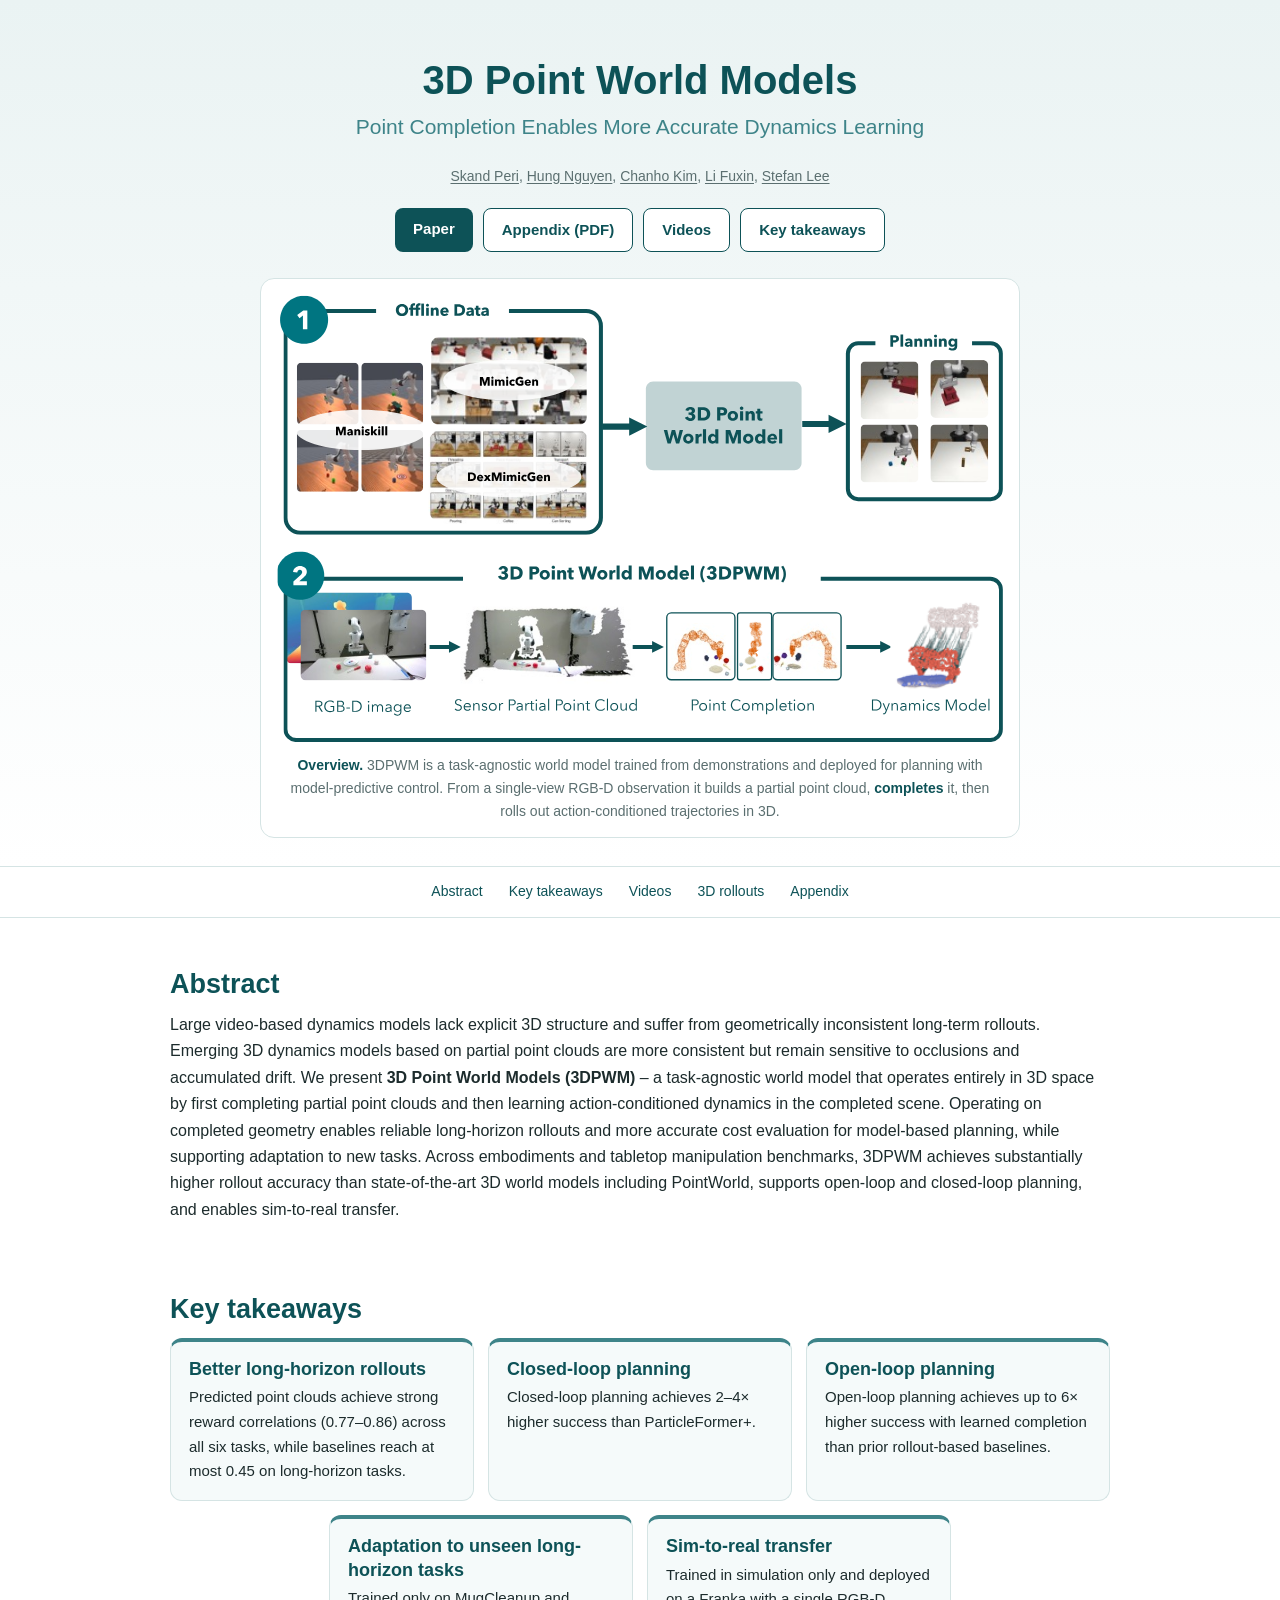
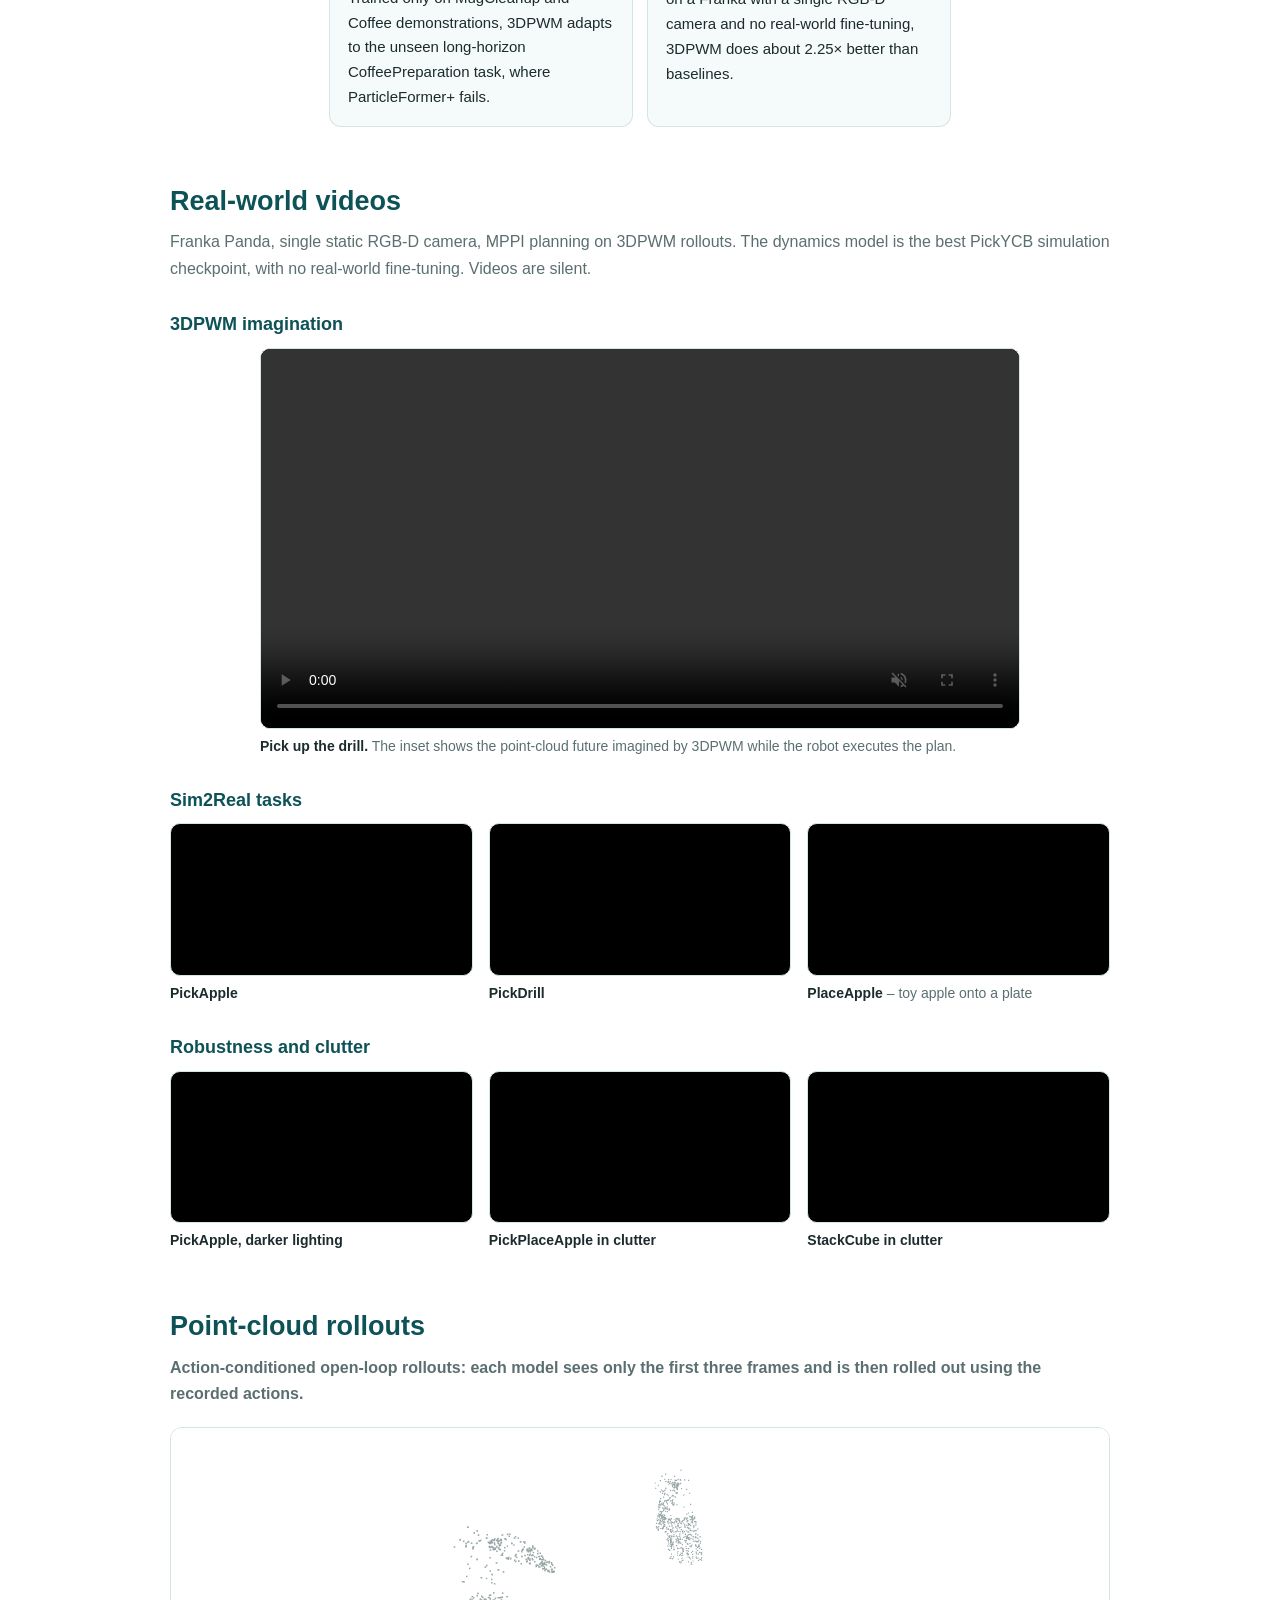
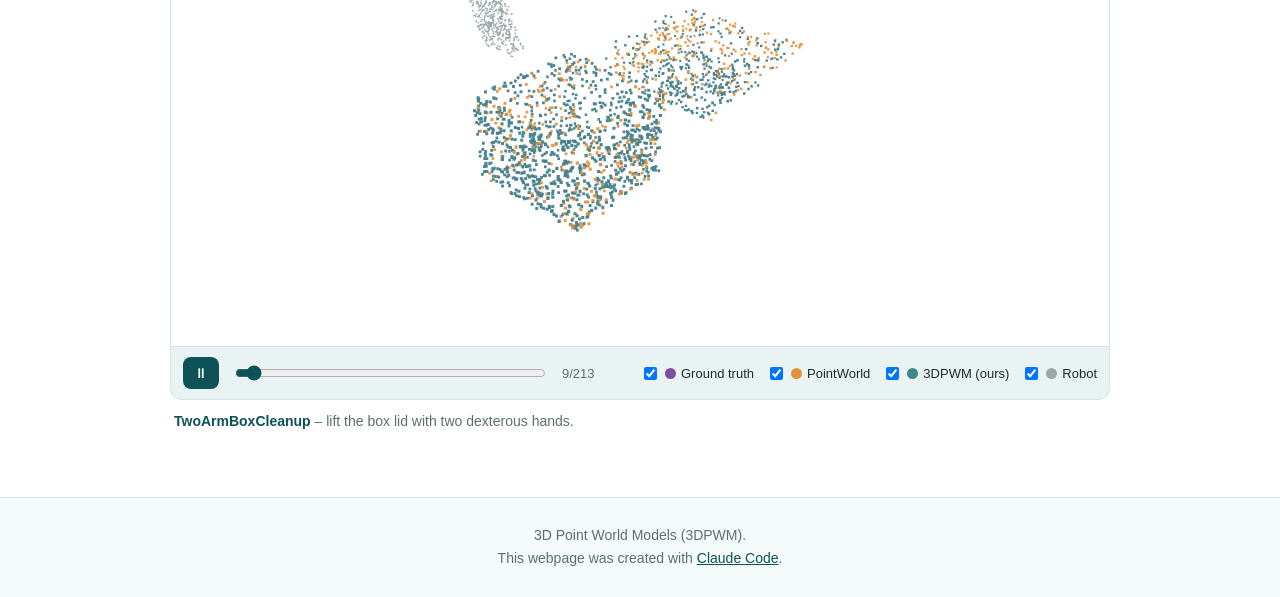
<file: index.html>
<!DOCTYPE html>
<html lang="en">
<head>
<meta charset="utf-8">
<meta name="viewport" content="width=device-width,initial-scale=1">
<meta name="author" content="Skand Peri, Hung Nguyen, Chanho Kim, Li Fuxin, Stefan Lee">
<title>3D Point World Models</title>
<meta name="description" content="Project page and appendix for 3D Point World Models (3DPWM).">
<link rel="icon" href="data:,">
<script type="importmap">{"imports":{"three":"./lib/three.module.min.js"}}</script>
<link rel="stylesheet" href="style.css?v=23">
</head>
<body>

<header class="hero">
  <div class="wrap">
    <h1>3D Point World Models</h1>
    <p class="sub">Point Completion Enables More Accurate Dynamics Learning</p>
    <p class="authors"><a href="https://pvskand.github.io/">Skand Peri</a>, <a href="https://www.linkedin.com/in/hungnguyenalexx">Hung Nguyen</a>, <a href="https://chkim403.github.io/">Chanho Kim</a>, <a href="https://web.engr.oregonstate.edu/~lif/">Li Fuxin</a>, <a href="https://web.engr.oregonstate.edu/~leestef/">Stefan Lee</a></p>
    <div class="btns">
      <a class="btn" href="https://arxiv.org/abs/2607.00148">Paper</a>
      <a class="btn alt" href="pdf/appendix.pdf">Appendix (PDF)</a>
      <a class="btn alt" href="#videos">Videos</a>
      <a class="btn alt" href="#takeaways">Key takeaways</a>
    </div>
    <div class="teaser">
      <img src="img/teaser.svg" alt="3DPWM overview: offline data, world model, planning; RGB-D to partial point cloud to completion to dynamics">
      <p class="cap"><b>Overview.</b> 3DPWM is a task-agnostic world model trained from demonstrations and deployed for planning with model-predictive control. From a single-view RGB-D observation it builds a partial point cloud, <b>completes</b> it, then rolls out action-conditioned trajectories in 3D.</p>
    </div>
  </div>
</header>

<nav class="top"><div class="wrap">
  <a href="#abstract">Abstract</a>
  <a href="#takeaways">Key takeaways</a>
  <a href="#videos">Videos</a>
  <a href="#pcd">3D rollouts</a>
  <a href="appendix.html">Appendix</a>
</div></nav>

<main class="wrap">

<section id="abstract">
  <h2>Abstract</h2>
  <p>Large video-based dynamics models lack explicit 3D structure and suffer from geometrically inconsistent long-term rollouts. Emerging 3D dynamics models based on partial point clouds are more consistent but remain sensitive to occlusions and accumulated drift. We present <b>3D Point World Models (3DPWM)</b> – a task-agnostic world model that operates entirely in 3D space by first completing partial point clouds and then learning action-conditioned dynamics in the completed scene. Operating on completed geometry enables reliable long-horizon rollouts and more accurate cost evaluation for model-based planning, while supporting adaptation to new tasks. Across embodiments and tabletop manipulation benchmarks, 3DPWM achieves substantially higher rollout accuracy than state-of-the-art 3D world models including PointWorld, supports open-loop and closed-loop planning, and enables sim-to-real transfer.</p>
</section>

<section id="takeaways">
  <h2>Key takeaways</h2>
  <div class="grid">
    <div class="card">
      <h4>Better long-horizon rollouts</h4>
      <p>Predicted point clouds achieve strong reward correlations (0.77–0.86) across all six tasks, while baselines reach at most 0.45 on long-horizon tasks.</p>
    </div>
    <div class="card">
      <h4>Closed-loop planning</h4>
      <p>Closed-loop planning achieves 2–4× higher success than ParticleFormer+.</p>
    </div>
    <div class="card">
      <h4>Open-loop planning</h4>
      <p>Open-loop planning achieves up to 6× higher success with learned completion than prior rollout-based baselines.</p>
    </div>
    <div class="card">
      <h4>Adaptation to unseen long-horizon tasks</h4>
      <p>Trained only on MugCleanup and Coffee demonstrations, 3DPWM adapts to the unseen long-horizon CoffeePreparation task, where ParticleFormer+ fails.</p>
    </div>
    <div class="card">
      <h4>Sim-to-real transfer</h4>
      <p>Trained in simulation only and deployed on a Franka with a single RGB-D camera and no real-world fine-tuning, 3DPWM does about 2.25× better than baselines.</p>
    </div>
  </div>
</section>

<section id="videos">
  <h2>Real-world videos</h2>
  <p class="lead">Franka Panda, single static RGB-D camera, MPPI planning on 3DPWM rollouts. The dynamics model is the best PickYCB simulation checkpoint, with no real-world fine-tuning. Videos are silent.</p>

  <h3>3DPWM imagination</h3>
  <figure class="vwide">
    <video controls muted loop playsinline preload="metadata" src="vid/pick_up_the_drill.mp4"></video>
    <figcaption><b>Pick up the drill.</b> The inset shows the point-cloud future imagined by 3DPWM while the robot executes the plan.</figcaption>
  </figure>

  <h3>Sim2Real tasks</h3>
  <div class="vgrid">
    <figure><video autoplay muted loop playsinline preload="metadata" src="vid/pick_apple.mp4"></video><figcaption><b>PickApple</b></figcaption></figure>
    <figure><video autoplay muted loop playsinline preload="metadata" src="vid/pick_drill.mp4"></video><figcaption><b>PickDrill</b></figcaption></figure>
    <figure><video autoplay muted loop playsinline preload="metadata" src="vid/place_apple.mp4"></video><figcaption><b>PlaceApple</b> – toy apple onto a plate</figcaption></figure>
  </div>

  <h3>Robustness and clutter</h3>
  <div class="vgrid">
    <figure><video autoplay muted loop playsinline preload="metadata" src="vid/pick_apple_dark.mp4"></video><figcaption><b>PickApple, darker lighting</b></figcaption></figure>
    <figure><video autoplay muted loop playsinline preload="metadata" src="vid/pick_and_place_apple_clutter.mp4"></video><figcaption><b>PickPlaceApple in clutter</b></figcaption></figure>
    <figure><video autoplay muted loop playsinline preload="metadata" src="vid/stack_cube.mp4"></video><figcaption><b>StackCube in clutter</b></figcaption></figure>
  </div>
</section>

<section id="pcd">
  <h2>Point-cloud rollouts</h2>
  <p class="lead"><b>Action-conditioned open-loop rollouts: each model sees only the first three frames and is then rolled out using the recorded actions.</b></p>
  <div class="tabs" id="pcd-tabs" role="tablist"></div>
  <div id="pcd-root"><p class="cap">Loading…</p></div>
  <p class="cap" id="pcd-cap"></p>
</section>

</main>

<footer><div class="wrap">3D Point World Models (3DPWM).<br>This webpage was created with <a href="https://claude.com/claude-code">Claude Code</a>.</div></footer>

<script>
// Pause offscreen autoplay videos to keep the page light.
(function(){
  var vids=document.querySelectorAll('video[autoplay]');
  if(!('IntersectionObserver' in window)) return;
  var io=new IntersectionObserver(function(es){
    es.forEach(function(e){ if(e.isIntersecting){ e.target.play().catch(function(){}); } else { e.target.pause(); } });
  },{threshold:.25});
  vids.forEach(function(v){ io.observe(v); });
})();

</script>
<script type="module">
  import { mountPcdViewer } from './lib/pcd-viewer.js';
  var ROLLOUTS=[
    {label:'TwoArmBoxCleanup', base:'pcd/box_demo180', cap:'<b>TwoArmBoxCleanup</b> – lift the box lid with two dexterous hands.'}
  ];
  var el=document.getElementById('pcd-root'), tabs=document.getElementById('pcd-tabs'), cap=document.getElementById('pcd-cap');
  var dispose=null, cur=-1, token=0, btns=[];
  function select(i){
    if(i===cur) return; cur=i; var t=++token;
    btns.forEach(function(b,j){ b.setAttribute('aria-selected', j===i); });
    cap.innerHTML=ROLLOUTS[i].cap;
    if(dispose){ dispose(); dispose=null; }
    el.innerHTML='<p class="cap">Loading…</p>';
    mountPcdViewer(el,ROLLOUTS[i].base).then(function(d){ if(t!==token){ d(); } else { dispose=d; } })
      .catch(function(e){ el.innerHTML='<p class="cap">Could not load the viewer.</p>'; console.error(e); });
  }
  if(ROLLOUTS.length<2) tabs.style.display='none';
  ROLLOUTS.forEach(function(r,i){ var b=document.createElement('button'); b.textContent=r.label; b.setAttribute('role','tab'); b.onclick=function(){ select(i); }; tabs.appendChild(b); btns.push(b); });
  var io=new IntersectionObserver(function(es){ if(es[0].isIntersecting){ io.disconnect(); select(0); } },{rootMargin:'300px'});
  io.observe(el);
</script>
</body>
</html>
</file>
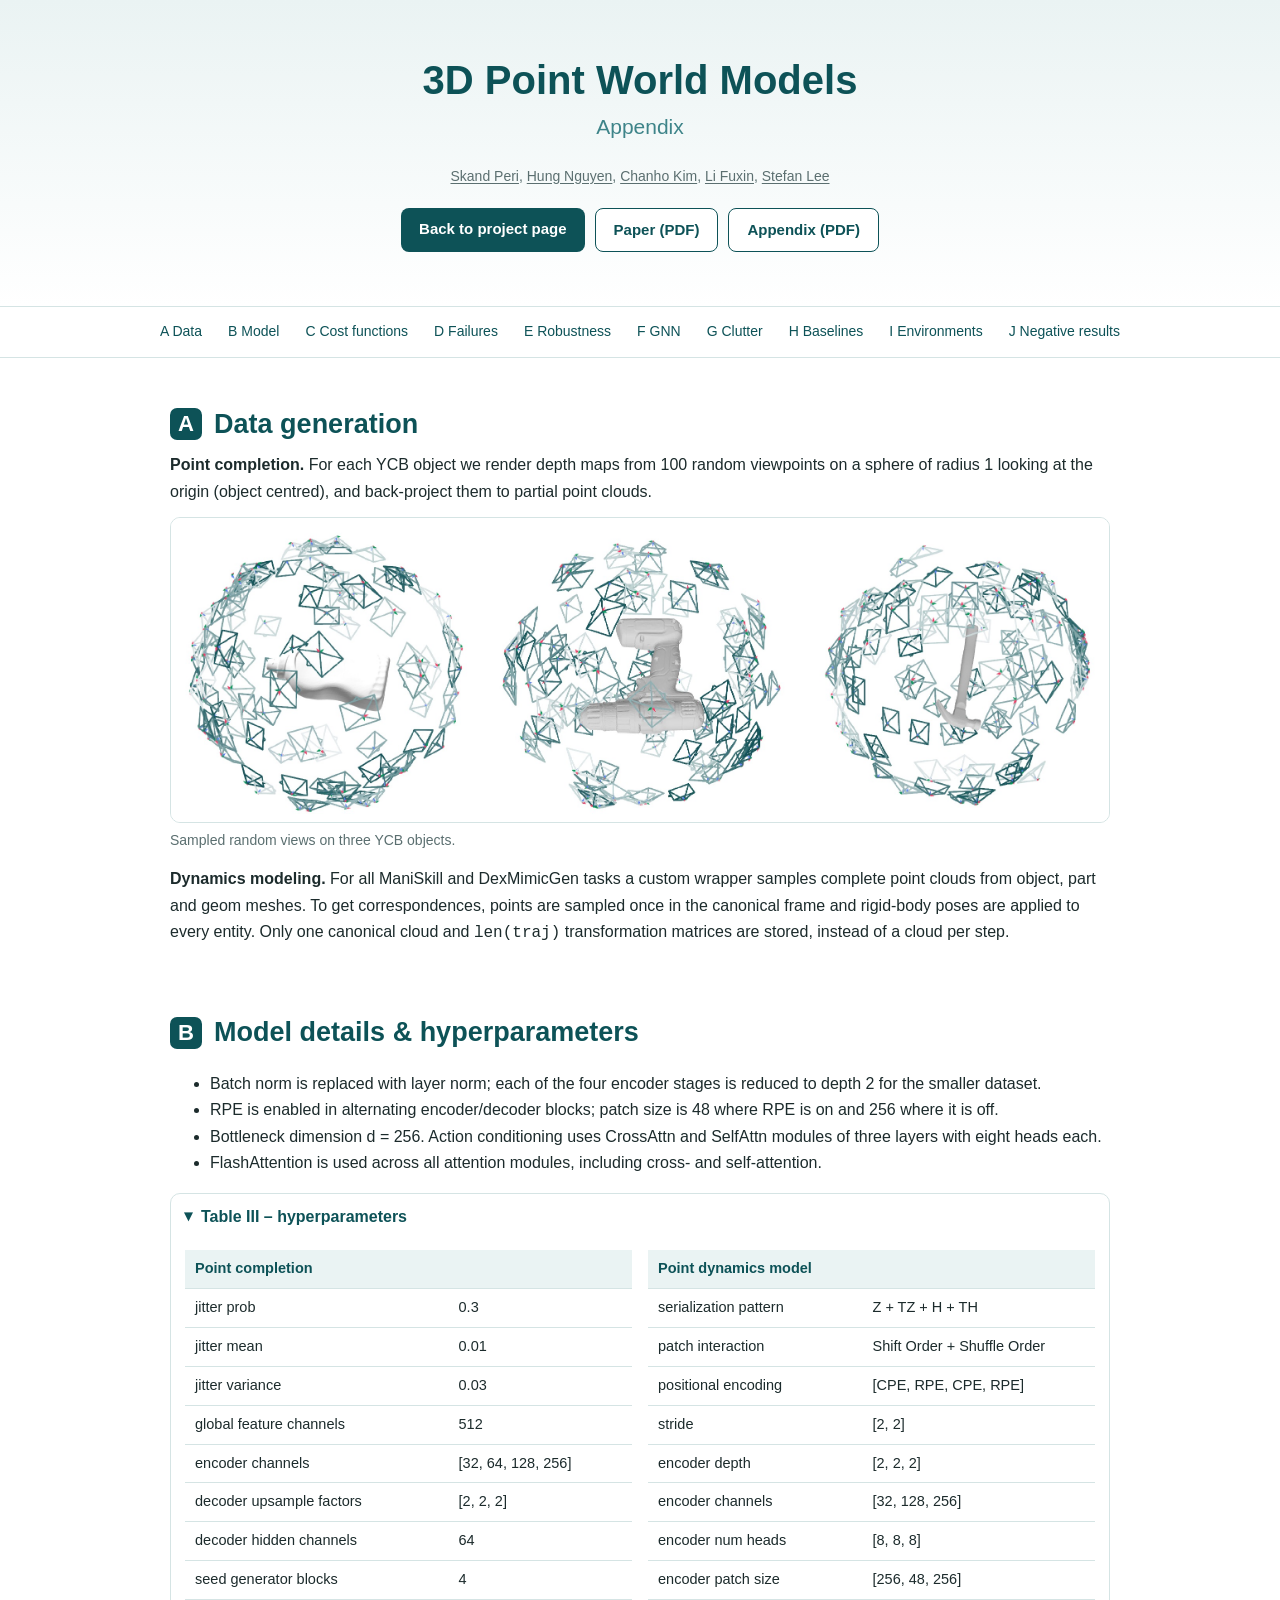
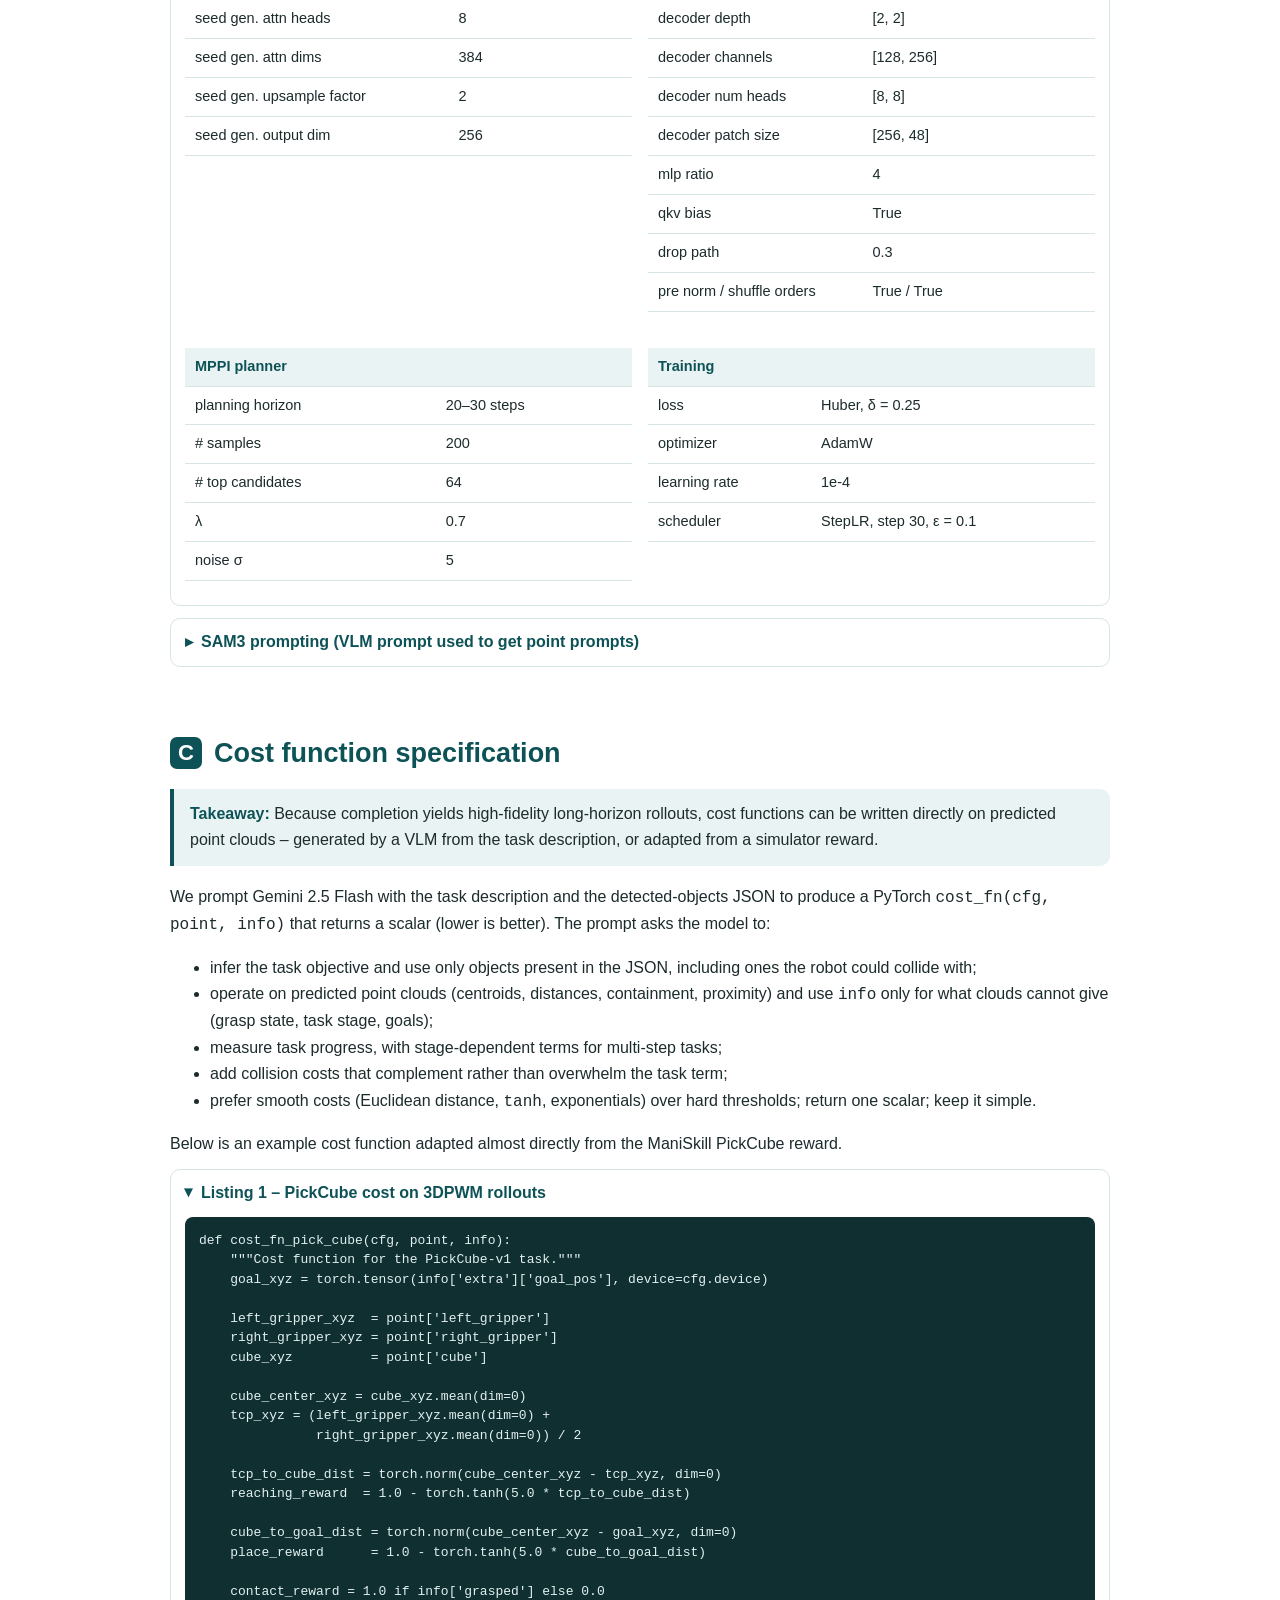
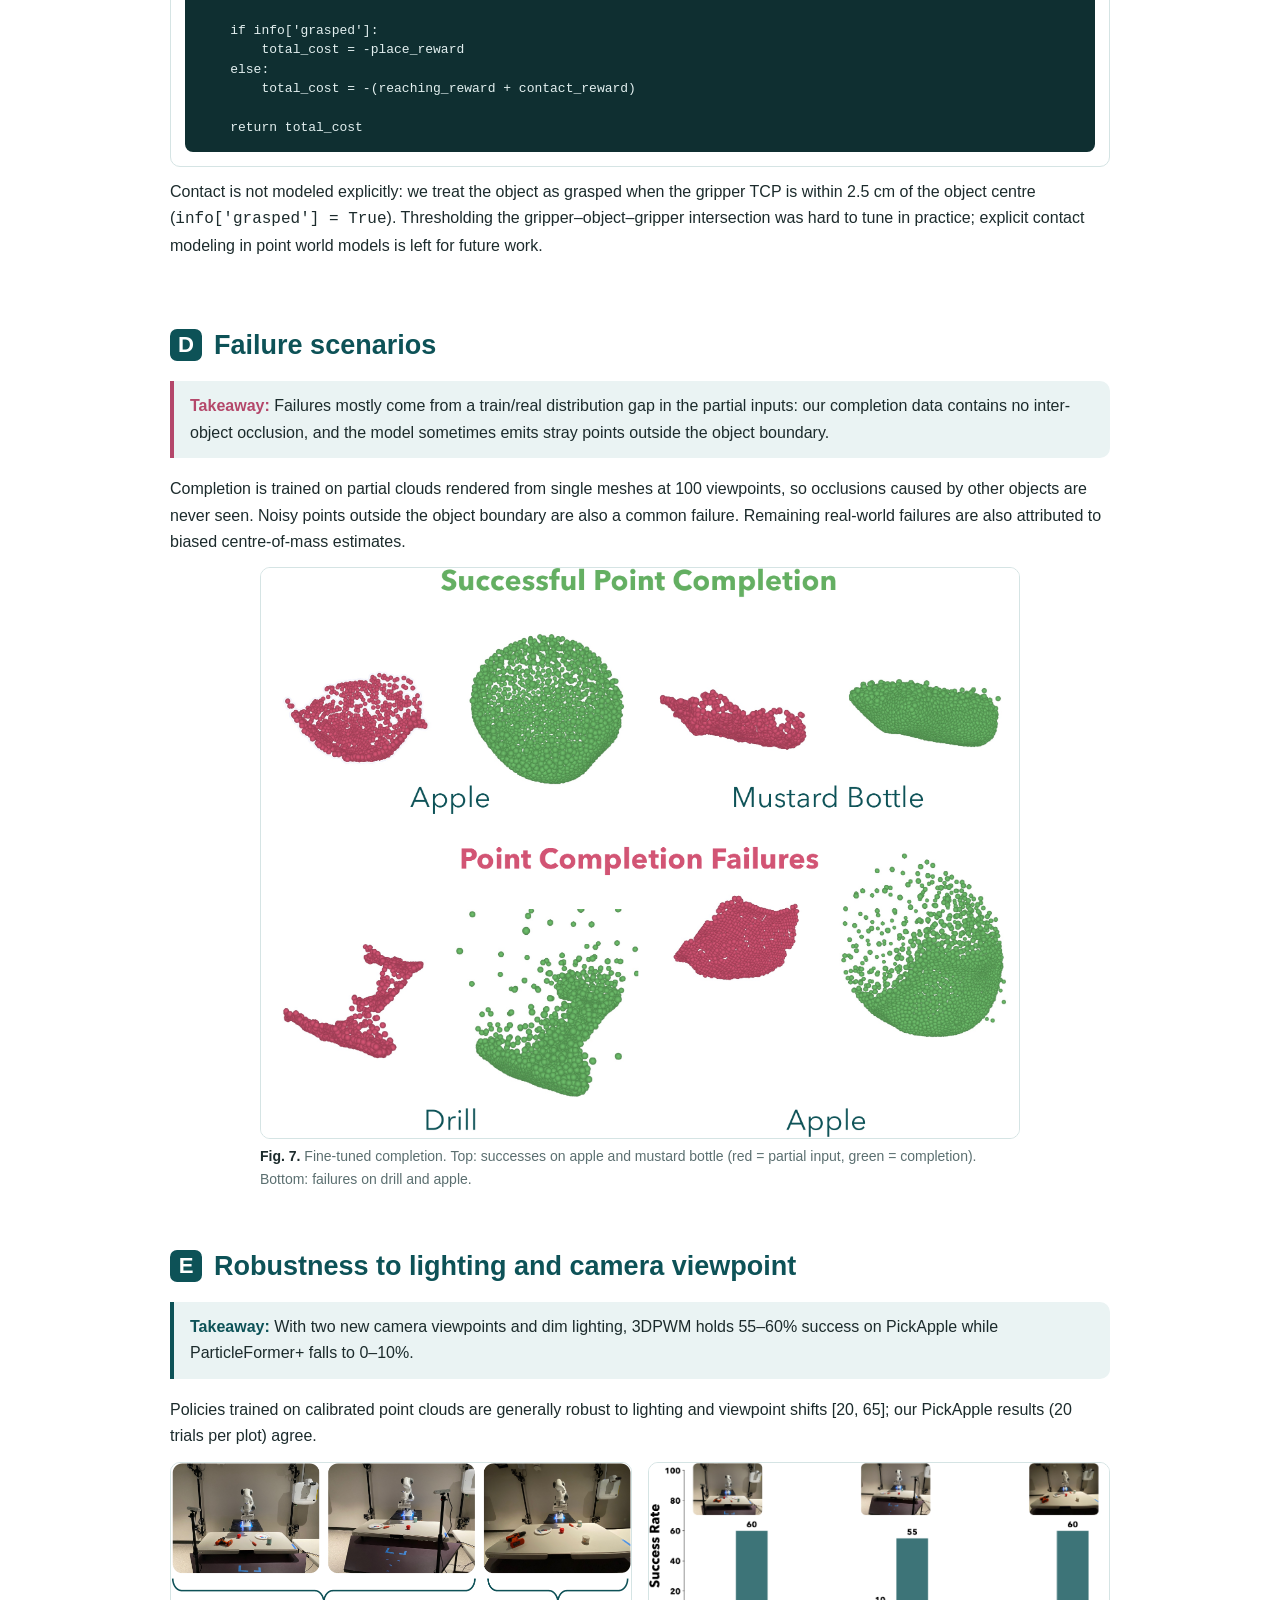
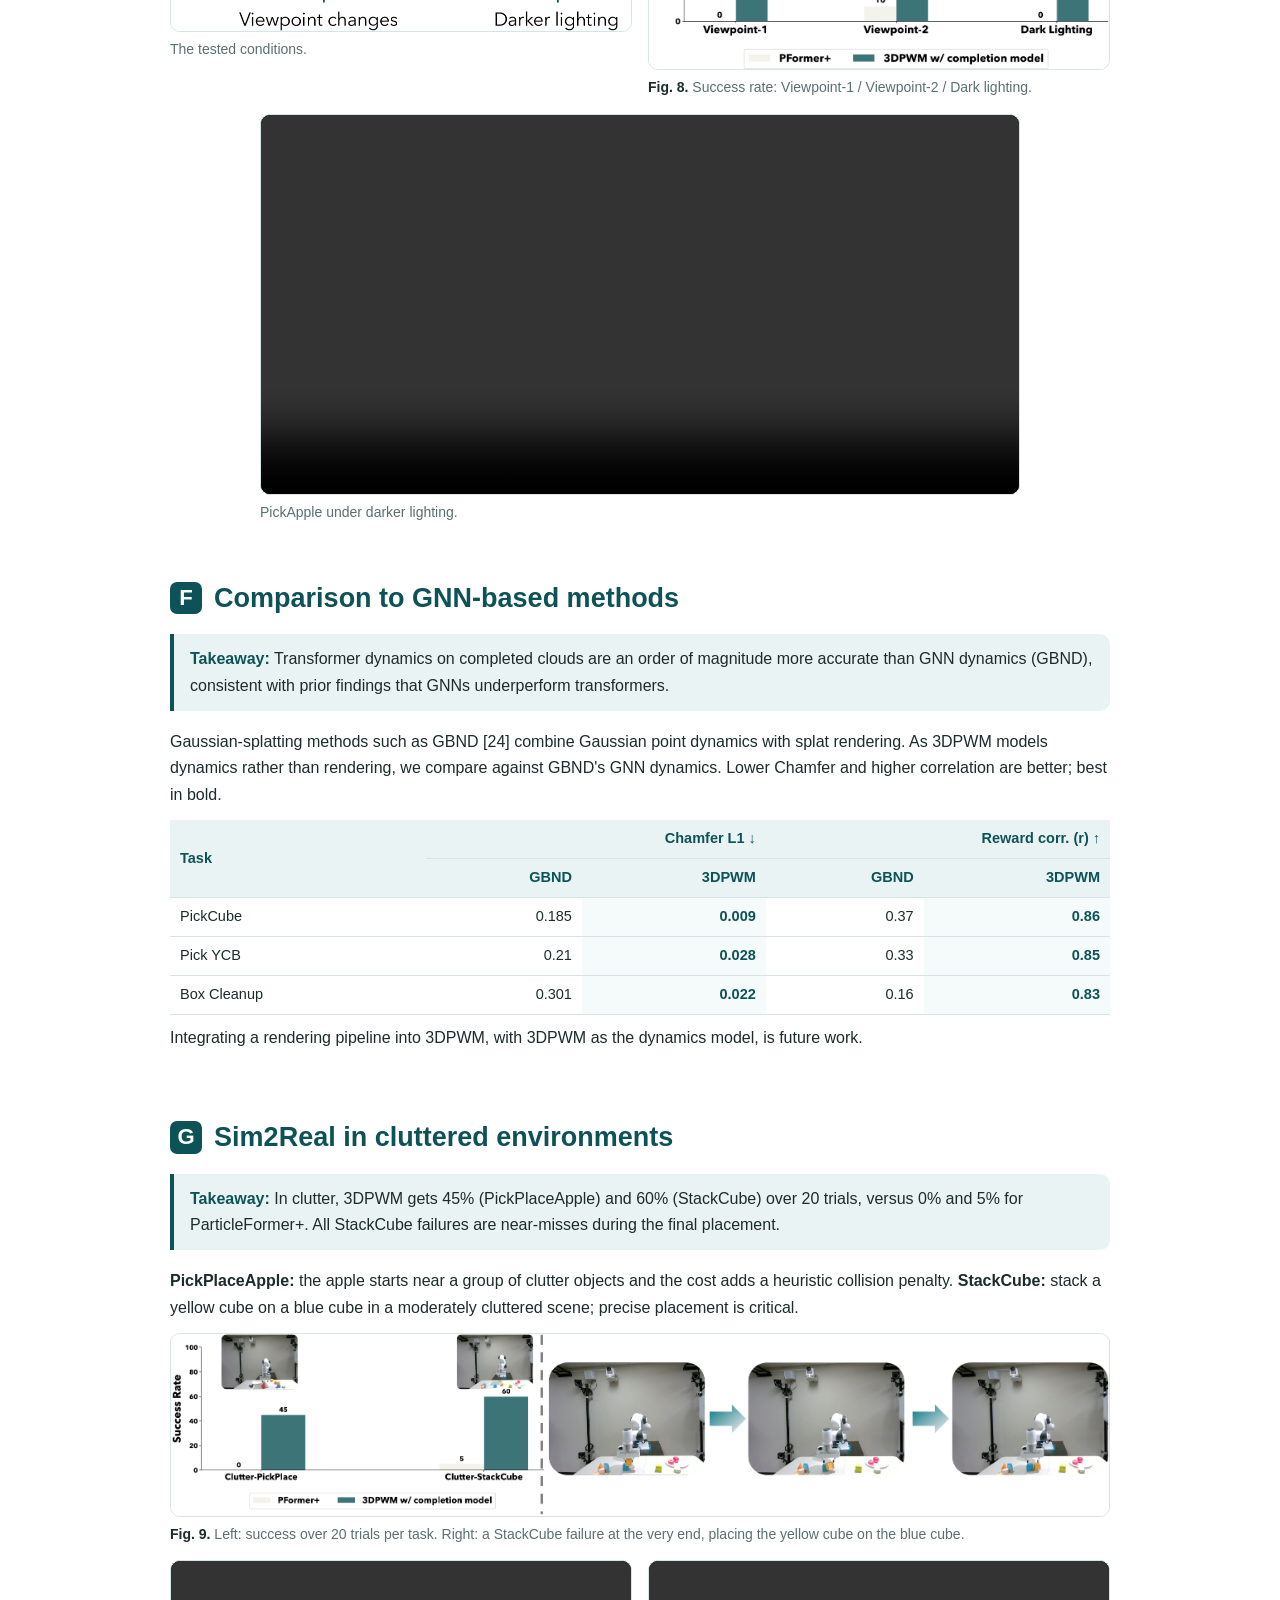
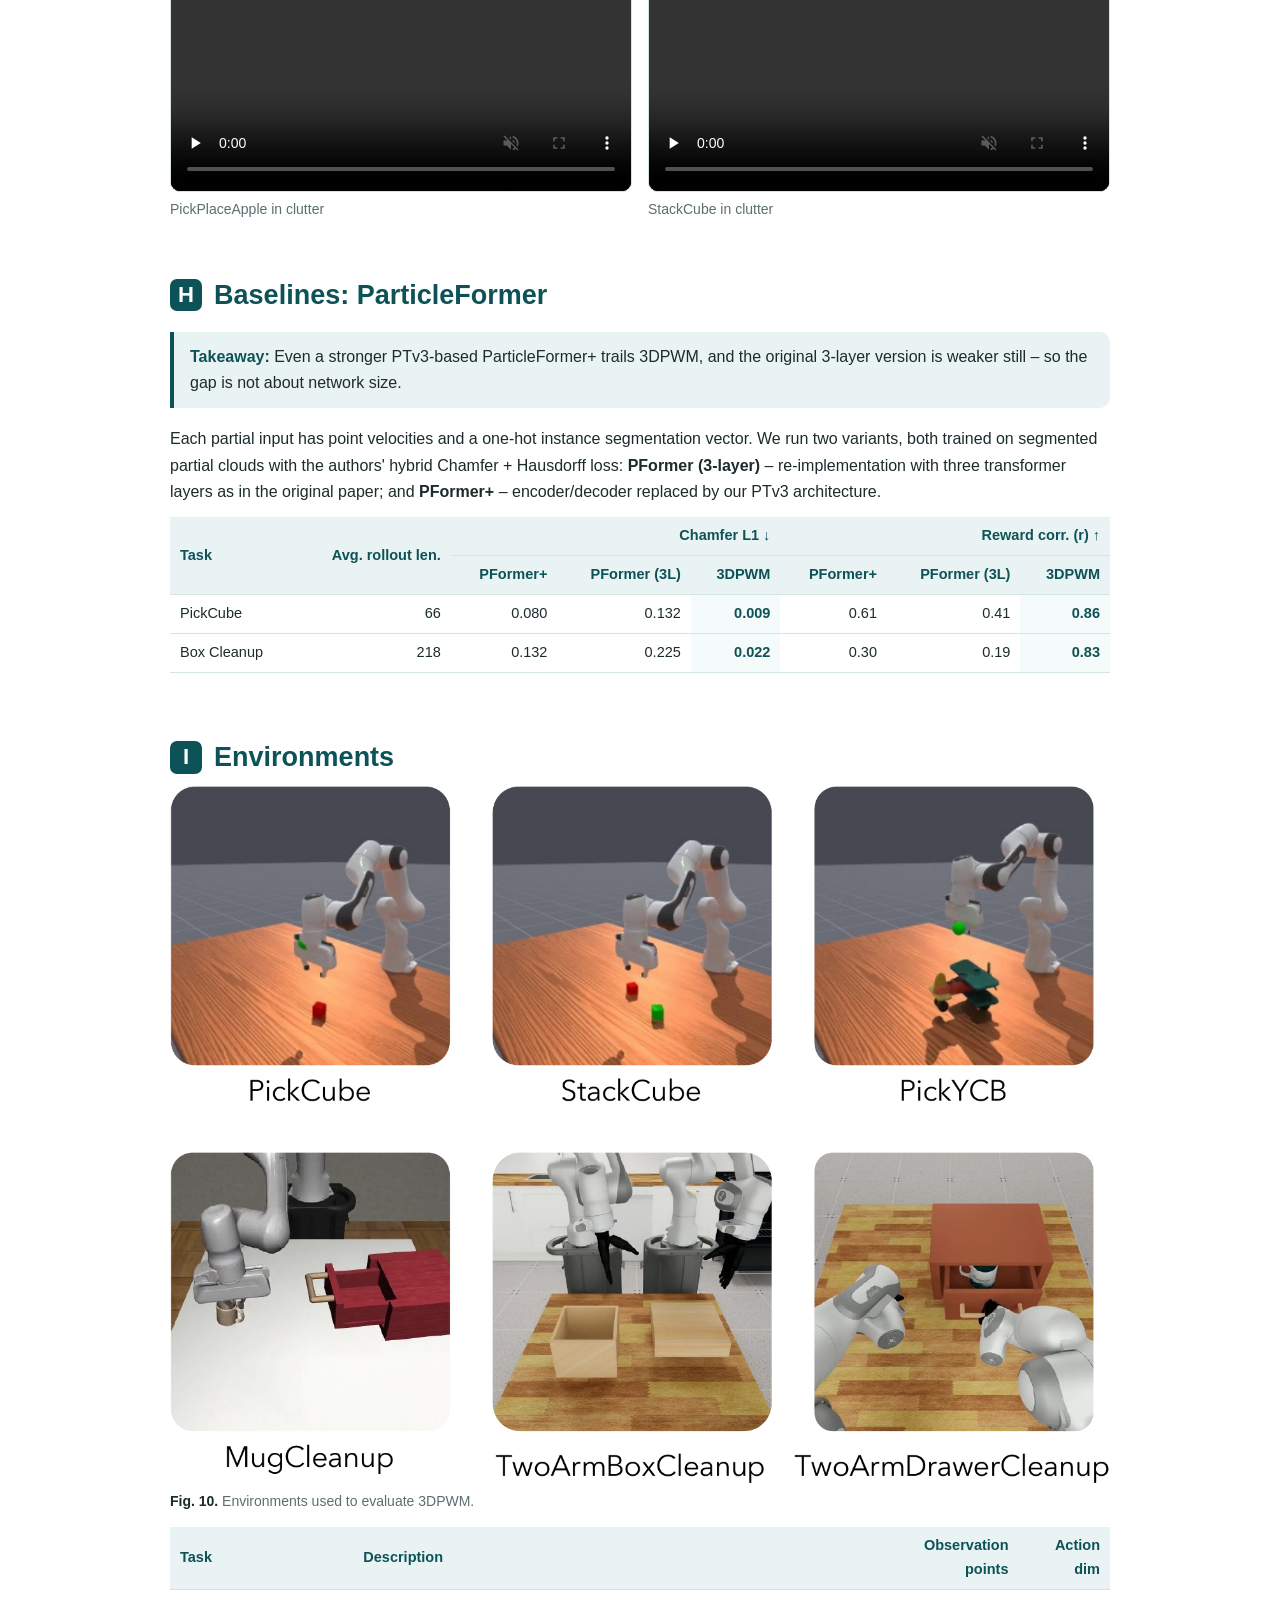
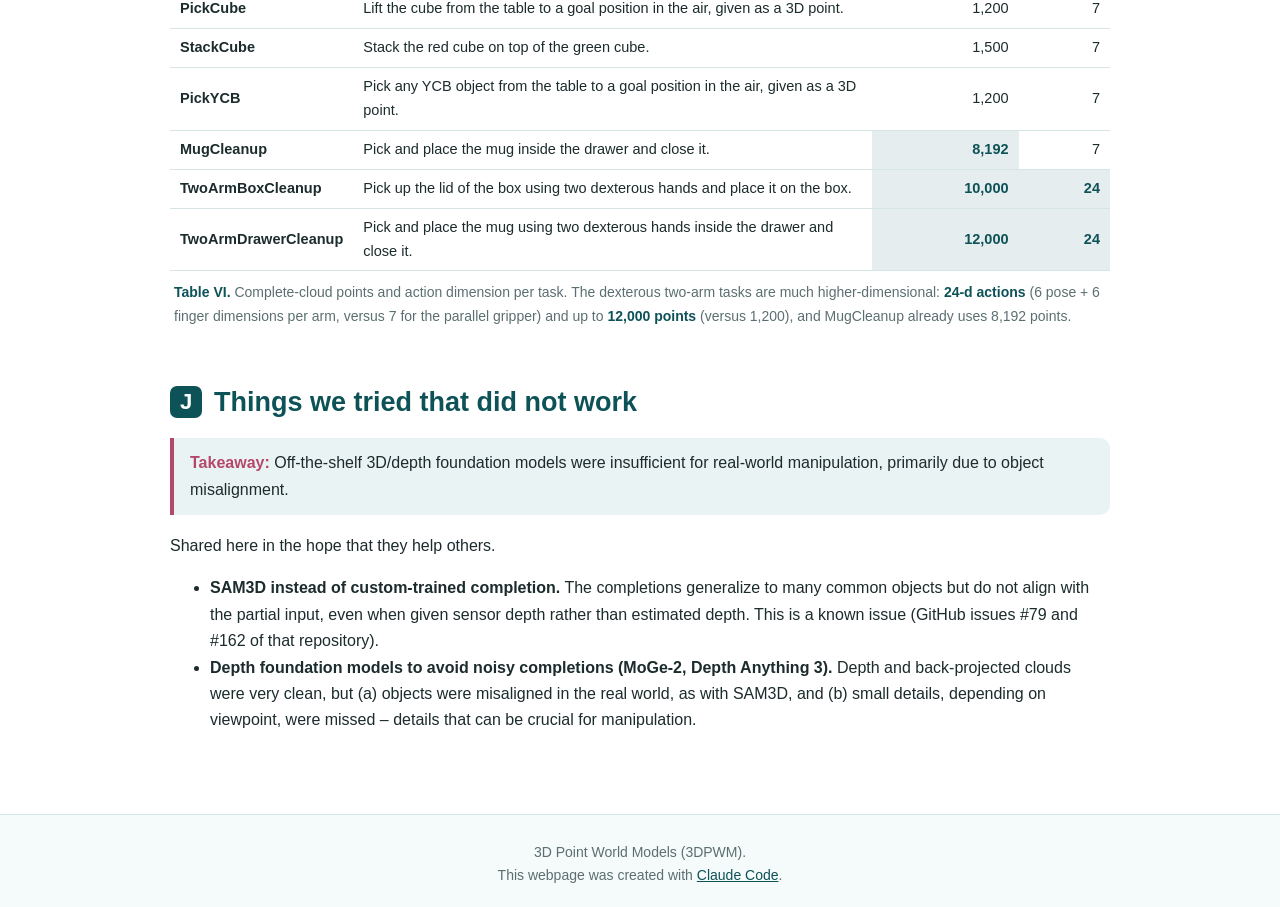
<file: appendix.html>
<!DOCTYPE html>
<html lang="en">
<head>
<meta charset="utf-8">
<meta name="viewport" content="width=device-width,initial-scale=1">
<meta name="author" content="Skand Peri, Hung Nguyen, Chanho Kim, Li Fuxin, Stefan Lee">
<title>3D Point World Models – Appendix</title>
<meta name="description" content="Appendix for 3D Point World Models (3DPWM).">
<link rel="icon" href="data:,">
<link rel="stylesheet" href="style.css?v=23">
</head>
<body>

<header class="hero">
  <div class="wrap">
    <h1>3D Point World Models</h1>
    <p class="sub">Appendix</p>
    <p class="authors"><a href="https://pvskand.github.io/">Skand Peri</a>, <a href="https://www.linkedin.com/in/hungnguyenalexx">Hung Nguyen</a>, <a href="https://chkim403.github.io/">Chanho Kim</a>, <a href="https://web.engr.oregonstate.edu/~lif/">Li Fuxin</a>, <a href="https://web.engr.oregonstate.edu/~leestef/">Stefan Lee</a></p>
    <div class="btns">
      <a class="btn" href="index.html">Back to project page</a>
      <a class="btn alt" href="pdf/paper.pdf">Paper (PDF)</a>
      <a class="btn alt" href="pdf/appendix.pdf">Appendix (PDF)</a>
    </div>
  </div>
</header>

<nav class="top"><div class="wrap">
  <a href="#a-data">A Data</a>
  <a href="#b-model">B Model</a>
  <a href="#c-cost">C Cost functions</a>
  <a href="#d-fail">D Failures</a>
  <a href="#e-robust">E Robustness</a>
  <a href="#f-gnn">F GNN</a>
  <a href="#g-clutter">G Clutter</a>
  <a href="#h-pf">H Baselines</a>
  <a href="#i-env">I Environments</a>
  <a href="#j-neg">J Negative results</a>
</div></nav>

<main class="wrap">

<!-- A -->
<section id="a-data">
  <h2><span class="n">A</span>Data generation</h2>
  <p><b>Point completion.</b> For each YCB object we render depth maps from 100 random viewpoints on a sphere of radius 1 looking at the origin (object centred), and back-project them to partial point clouds.</p>
  <figure><img loading="lazy" src="img/point_completetion_views.png" alt="Random camera viewpoints around three YCB objects"><figcaption>Sampled random views on three YCB objects.</figcaption></figure>
  <p style="margin-top:14px"><b>Dynamics modeling.</b> For all ManiSkill and DexMimicGen tasks a custom wrapper samples complete point clouds from object, part and geom meshes. To get correspondences, points are sampled once in the canonical frame and rigid-body poses are applied to every entity. Only one canonical cloud and <code>len(traj)</code> transformation matrices are stored, instead of a cloud per step.</p>
</section>

<!-- B -->
<section id="b-model">
  <h2><span class="n">B</span>Model details &amp; hyperparameters</h2>
  <ul>
    <li>Batch norm is replaced with layer norm; each of the four encoder stages is reduced to depth 2 for the smaller dataset.</li>
    <li>RPE is enabled in alternating encoder/decoder blocks; patch size is 48 where RPE is on and 256 where it is off.</li>
    <li>Bottleneck dimension d = 256. Action conditioning uses CrossAttn and SelfAttn modules of three layers with eight heads each.</li>
    <li>FlashAttention is used across all attention modules, including cross- and self-attention.</li>
  </ul>

  <details open><summary>Table III – hyperparameters</summary><div class="body">
  <div class="two">
    <div class="tw"><table><tr><th colspan="2">Point completion</th></tr>
      <tr><td>jitter prob</td><td>0.3</td></tr><tr><td>jitter mean</td><td>0.01</td></tr><tr><td>jitter variance</td><td>0.03</td></tr>
      <tr><td>global feature channels</td><td>512</td></tr><tr><td>encoder channels</td><td>[32, 64, 128, 256]</td></tr>
      <tr><td>decoder upsample factors</td><td>[2, 2, 2]</td></tr><tr><td>decoder hidden channels</td><td>64</td></tr>
      <tr><td>seed generator blocks</td><td>4</td></tr><tr><td>seed gen. attn heads</td><td>8</td></tr><tr><td>seed gen. attn dims</td><td>384</td></tr>
      <tr><td>seed gen. upsample factor</td><td>2</td></tr><tr><td>seed gen. output dim</td><td>256</td></tr></table></div>
    <div class="tw"><table><tr><th colspan="2">Point dynamics model</th></tr>
      <tr><td>serialization pattern</td><td>Z + TZ + H + TH</td></tr><tr><td>patch interaction</td><td>Shift Order + Shuffle Order</td></tr>
      <tr><td>positional encoding</td><td>[CPE, RPE, CPE, RPE]</td></tr><tr><td>stride</td><td>[2, 2]</td></tr>
      <tr><td>encoder depth</td><td>[2, 2, 2]</td></tr><tr><td>encoder channels</td><td>[32, 128, 256]</td></tr>
      <tr><td>encoder num heads</td><td>[8, 8, 8]</td></tr><tr><td>encoder patch size</td><td>[256, 48, 256]</td></tr>
      <tr><td>decoder depth</td><td>[2, 2]</td></tr><tr><td>decoder channels</td><td>[128, 256]</td></tr>
      <tr><td>decoder num heads</td><td>[8, 8]</td></tr><tr><td>decoder patch size</td><td>[256, 48]</td></tr>
      <tr><td>mlp ratio</td><td>4</td></tr><tr><td>qkv bias</td><td>True</td></tr><tr><td>drop path</td><td>0.3</td></tr>
      <tr><td>pre norm / shuffle orders</td><td>True / True</td></tr></table></div>
    <div class="tw"><table><tr><th colspan="2">MPPI planner</th></tr>
        <tr><td>planning horizon</td><td>20–30 steps</td></tr><tr><td># samples</td><td>200</td></tr><tr><td># top candidates</td><td>64</td></tr>
        <tr><td>λ</td><td>0.7</td></tr><tr><td>noise σ</td><td>5</td></tr></table></div>
    <div class="tw"><table><tr><th colspan="2">Training</th></tr>
        <tr><td>loss</td><td>Huber, δ = 0.25</td></tr><tr><td>optimizer</td><td>AdamW</td></tr><tr><td>learning rate</td><td>1e-4</td></tr>
        <tr><td>scheduler</td><td>StepLR, step 30, ε = 0.1</td></tr></table></div>
  </div></div></details>

  <details><summary>SAM3 prompting (VLM prompt used to get point prompts)</summary><div class="body">
    <p>Given the task description, Gemini Robotics 1.5 identifies task-relevant objects and outputs one or more 2D points per object. These points prompt SAM3 to segment the objects.</p>
<pre>You are a vision-language model assisting a robot with a manipulation task.

Given:
1. A natural-language task description.
2. An RGB image of the current scene.

Your goal is to identify all objects that are relevant to successfully
completing the task and provide one or more 2D point locations for each
relevant object.

Instructions:
1. Read the task description carefully and determine which physical objects
   the robot must interact with, manipulate, move, avoid, or otherwise
   reason about to complete the task.
2. In the image, locate each task-relevant object.
3. For each relevant object, select a 2D point that lies clearly INSIDE the
   visible region of that object.
   - The point should be near the center of the visible portion of the object
     whenever possible.
   - Do not place the point on the object's boundary.
   - Do not place the point on the background, another object, or an
     occluding object.
   - Prefer points that are visually unambiguous and far from object boundaries.
   - If an object is partially occluded, place the point on the visible portion.
...
Output format:
[ { "object": "&lt;short object description&gt;", "point": [x, y] }, ... ]

Example:
Task: "Pick up the red mug and place it inside the bowl."
Output:
[ {"object": "red mug", "point": [312, 241]},
  {"object": "bowl",    "point": [487, 326]} ]

Be precise: every point must fall inside the corresponding object's visible pixels.</pre>
  </div></details>
</section>

<!-- C -->
<section id="c-cost">
  <h2><span class="n">C</span>Cost function specification</h2>
  <div class="take"><b>Takeaway:</b> Because completion yields high-fidelity long-horizon rollouts, cost functions can be written directly on predicted point clouds – generated by a VLM from the task description, or adapted from a simulator reward.</div>
  <p>We prompt Gemini 2.5 Flash with the task description and the detected-objects JSON to produce a PyTorch <code>cost_fn(cfg, point, info)</code> that returns a scalar (lower is better). The prompt asks the model to:</p>
  <ul>
    <li>infer the task objective and use only objects present in the JSON, including ones the robot could collide with;</li>
    <li>operate on predicted point clouds (centroids, distances, containment, proximity) and use <code>info</code> only for what clouds cannot give (grasp state, task stage, goals);</li>
    <li>measure task progress, with stage-dependent terms for multi-step tasks;</li>
    <li>add collision costs that complement rather than overwhelm the task term;</li>
    <li>prefer smooth costs (Euclidean distance, <code>tanh</code>, exponentials) over hard thresholds; return one scalar; keep it simple.</li>
  </ul>
  <p>Below is an example cost function adapted almost directly from the ManiSkill PickCube reward.</p>
  <details open><summary>Listing 1 – PickCube cost on 3DPWM rollouts</summary><div class="body">
<pre>def cost_fn_pick_cube(cfg, point, info):
    """Cost function for the PickCube-v1 task."""
    goal_xyz = torch.tensor(info['extra']['goal_pos'], device=cfg.device)

    left_gripper_xyz  = point['left_gripper']
    right_gripper_xyz = point['right_gripper']
    cube_xyz          = point['cube']

    cube_center_xyz = cube_xyz.mean(dim=0)
    tcp_xyz = (left_gripper_xyz.mean(dim=0) +
               right_gripper_xyz.mean(dim=0)) / 2

    tcp_to_cube_dist = torch.norm(cube_center_xyz - tcp_xyz, dim=0)
    reaching_reward  = 1.0 - torch.tanh(5.0 * tcp_to_cube_dist)

    cube_to_goal_dist = torch.norm(cube_center_xyz - goal_xyz, dim=0)
    place_reward      = 1.0 - torch.tanh(5.0 * cube_to_goal_dist)

    contact_reward = 1.0 if info['grasped'] else 0.0

    if info['grasped']:
        total_cost = -place_reward
    else:
        total_cost = -(reaching_reward + contact_reward)

    return total_cost</pre>
  </div></details>
  <p>Contact is not modeled explicitly: we treat the object as grasped when the gripper TCP is within 2.5 cm of the object centre (<code>info['grasped'] = True</code>). Thresholding the gripper–object–gripper intersection was hard to tune in practice; explicit contact modeling in point world models is left for future work.</p>
</section>

<!-- D -->
<section id="d-fail">
  <h2><span class="n">D</span>Failure scenarios</h2>
  <div class="take warn"><b>Takeaway:</b> Failures mostly come from a train/real distribution gap in the partial inputs: our completion data contains no inter-object occlusion, and the model sometimes emits stray points outside the object boundary.</div>
  <p>Completion is trained on partial clouds rendered from single meshes at 100 viewpoints, so occlusions caused by other objects are never seen. Noisy points outside the object boundary are also a common failure. Remaining real-world failures are also attributed to biased centre-of-mass estimates.</p>
  <div class="vwide">
    <figure><img loading="lazy" src="img/point_completion.png" alt="Successful and failed point completions"><figcaption><b>Fig. 7.</b> Fine-tuned completion. Top: successes on apple and mustard bottle (red = partial input, green = completion). Bottom: failures on drill and apple.</figcaption></figure>
  </div>
</section>

<!-- E -->
<section id="e-robust">
  <h2><span class="n">E</span>Robustness to lighting and camera viewpoint</h2>
  <div class="take"><b>Takeaway:</b> With two new camera viewpoints and dim lighting, 3DPWM holds 55–60% success on PickApple while ParticleFormer+ falls to 0–10%.</div>
  <p>Policies trained on calibrated point clouds are generally robust to lighting and viewpoint shifts [20, 65]; our PickApple results (20 trials per plot) agree.</p>
  <div class="two">
    <figure><img loading="lazy" src="img/lighting_viewpoint.png" alt="Two viewpoint changes and darker lighting"><figcaption>The tested conditions.</figcaption></figure>
    <figure><img loading="lazy" src="img/viewpoint_lighting.png" alt="Bar chart: 3DPWM 60, 55, 60 vs ParticleFormer+ 0, 10, 0"><figcaption><b>Fig. 8.</b> Success rate: Viewpoint-1 / Viewpoint-2 / Dark lighting.</figcaption></figure>
  </div>
  <figure class="vwide" style="margin-top:14px"><video controls muted loop playsinline preload="none" src="vid/pick_apple_dark.mp4"></video><figcaption>PickApple under darker lighting.</figcaption></figure>
</section>

<!-- F -->
<section id="f-gnn">
  <h2><span class="n">F</span>Comparison to GNN-based methods</h2>
  <div class="take"><b>Takeaway:</b> Transformer dynamics on completed clouds are an order of magnitude more accurate than GNN dynamics (GBND), consistent with prior findings that GNNs underperform transformers.</div>
  <p>Gaussian-splatting methods such as GBND [24] combine Gaussian point dynamics with splat rendering. As 3DPWM models dynamics rather than rendering, we compare against GBND's GNN dynamics. Lower Chamfer and higher correlation are better; best in bold.</p>
  <div class="tw"><table>
    <tr><th rowspan="2">Task</th><th class="num" colspan="2">Chamfer L1 ↓</th><th class="num" colspan="2">Reward corr. (r) ↑</th></tr>
    <tr><th class="num">GBND</th><th class="num">3DPWM</th><th class="num">GBND</th><th class="num">3DPWM</th></tr>
    <tr><td>PickCube</td><td class="num">0.185</td><td class="num best">0.009</td><td class="num">0.37</td><td class="num best">0.86</td></tr>
    <tr><td>Pick YCB</td><td class="num">0.21</td><td class="num best">0.028</td><td class="num">0.33</td><td class="num best">0.85</td></tr>
    <tr><td>Box Cleanup</td><td class="num">0.301</td><td class="num best">0.022</td><td class="num">0.16</td><td class="num best">0.83</td></tr>
  </table></div>
  <p>Integrating a rendering pipeline into 3DPWM, with 3DPWM as the dynamics model, is future work.</p>
</section>

<!-- G -->
<section id="g-clutter">
  <h2><span class="n">G</span>Sim2Real in cluttered environments</h2>
  <div class="take"><b>Takeaway:</b> In clutter, 3DPWM gets 45% (PickPlaceApple) and 60% (StackCube) over 20 trials, versus 0% and 5% for ParticleFormer+. All StackCube failures are near-misses during the final placement.</div>
  <p><b>PickPlaceApple:</b> the apple starts near a group of clutter objects and the cost adds a heuristic collision penalty. <b>StackCube:</b> stack a yellow cube on a blue cube in a moderately cluttered scene; precise placement is critical.</p>
  <figure><img loading="lazy" src="img/clutter.png" alt="Clutter success rates and a StackCube near-miss sequence"><figcaption><b>Fig. 9.</b> Left: success over 20 trials per task. Right: a StackCube failure at the very end, placing the yellow cube on the blue cube.</figcaption></figure>
  <div class="vgrid" style="margin-top:14px">
    <figure><video muted loop playsinline preload="none" controls src="vid/pick_and_place_apple_clutter.mp4"></video><figcaption>PickPlaceApple in clutter</figcaption></figure>
    <figure><video muted loop playsinline preload="none" controls src="vid/stack_cube.mp4"></video><figcaption>StackCube in clutter</figcaption></figure>
  </div>
</section>

<!-- H -->
<section id="h-pf">
  <h2><span class="n">H</span>Baselines: ParticleFormer</h2>
  <div class="take"><b>Takeaway:</b> Even a stronger PTv3-based ParticleFormer+ trails 3DPWM, and the original 3-layer version is weaker still – so the gap is not about network size.</div>
  <p>Each partial input has point velocities and a one-hot instance segmentation vector. We run two variants, both trained on segmented partial clouds with the authors' hybrid Chamfer + Hausdorff loss: <b>PFormer (3-layer)</b> – re-implementation with three transformer layers as in the original paper; and <b>PFormer+</b> – encoder/decoder replaced by our PTv3 architecture.</p>
  <div class="tw"><table>
    <tr><th rowspan="2">Task</th><th class="num" rowspan="2">Avg. rollout len.</th><th class="num" colspan="3">Chamfer L1 ↓</th><th class="num" colspan="3">Reward corr. (r) ↑</th></tr>
    <tr><th class="num">PFormer+</th><th class="num">PFormer (3L)</th><th class="num">3DPWM</th><th class="num">PFormer+</th><th class="num">PFormer (3L)</th><th class="num">3DPWM</th></tr>
    <tr><td>PickCube</td><td class="num">66</td><td class="num">0.080</td><td class="num">0.132</td><td class="num best">0.009</td><td class="num">0.61</td><td class="num">0.41</td><td class="num best">0.86</td></tr>
    <tr><td>Box Cleanup</td><td class="num">218</td><td class="num">0.132</td><td class="num">0.225</td><td class="num best">0.022</td><td class="num">0.30</td><td class="num">0.19</td><td class="num best">0.83</td></tr>
  </table></div>
</section>

<!-- I -->
<section id="i-env">
  <h2><span class="n">I</span>Environments</h2>
  <figure><img class="nb" loading="lazy" src="img/env.png" alt="Snapshots of the six evaluation environments"><figcaption><b>Fig. 10.</b> Environments used to evaluate 3DPWM.</figcaption></figure>
  <div class="tw" style="margin-top:14px"><table class="envt">
    <tr><th>Task</th><th>Description</th><th class="num">Observation points</th><th class="num">Action dim</th></tr>
    <tr><td><b>PickCube</b></td><td>Lift the cube from the table to a goal position in the air, given as a 3D point.</td><td class="num">1,200</td><td class="num">7</td></tr>
    <tr><td><b>StackCube</b></td><td>Stack the red cube on top of the green cube.</td><td class="num">1,500</td><td class="num">7</td></tr>
    <tr><td><b>PickYCB</b></td><td>Pick any YCB object from the table to a goal position in the air, given as a 3D point.</td><td class="num">1,200</td><td class="num">7</td></tr>
    <tr><td><b>MugCleanup</b></td><td>Pick and place the mug inside the drawer and close it.</td><td class="num hi">8,192</td><td class="num">7</td></tr>
    <tr><td><b>TwoArmBoxCleanup</b></td><td>Pick up the lid of the box using two dexterous hands and place it on the box.</td><td class="num hi">10,000</td><td class="num hi">24</td></tr>
    <tr><td><b>TwoArmDrawerCleanup</b></td><td>Pick and place the mug using two dexterous hands inside the drawer and close it.</td><td class="num hi">12,000</td><td class="num hi">24</td></tr>
  </table></div>
  <p class="cap"><b>Table VI.</b> Complete-cloud points and action dimension per task. The dexterous two-arm tasks are much higher-dimensional: <b>24-d actions</b> (6 pose + 6 finger dimensions per arm, versus 7 for the parallel gripper) and up to <b>12,000 points</b> (versus 1,200), and MugCleanup already uses 8,192 points.</p>
</section>

<!-- J -->
<section id="j-neg">
  <h2><span class="n">J</span>Things we tried that did not work</h2>
  <div class="take warn"><b>Takeaway:</b> Off-the-shelf 3D/depth foundation models were insufficient for real-world manipulation, primarily due to object misalignment.</div>
  <p>Shared here in the hope that they help others.</p>
  <ul>
    <li><b>SAM3D instead of custom-trained completion.</b> The completions generalize to many common objects but do not align with the partial input, even when given sensor depth rather than estimated depth. This is a known issue (GitHub issues #79 and #162 of that repository).</li>
    <li><b>Depth foundation models to avoid noisy completions (MoGe-2, Depth Anything 3).</b> Depth and back-projected clouds were very clean, but (a) objects were misaligned in the real world, as with SAM3D, and (b) small details, depending on viewpoint, were missed – details that can be crucial for manipulation.</li>
  </ul>
</section>

</main>

<footer><div class="wrap">3D Point World Models (3DPWM).<br>This webpage was created with <a href="https://claude.com/claude-code">Claude Code</a>.</div></footer>

</body>
</html>
</file>
<file: style.css>
:root{
  --brand:#0D5257;      /* 3DPWM teal */
  --accent:#3E8489;     /* lighter teal for accents */
  --soft:#8FBABD;
  --tint:#EAF3F3;       /* very light wash */
  --tint2:#F5FAFA;
  --ink:#1c2b2c;
  --muted:#5b6f70;
  --line:#d5e4e4;
  --bg:#ffffff;
  --bad:#B4476A;
}
*{box-sizing:border-box}
html{scroll-behavior:smooth;scroll-padding-top:64px}
body{margin:0;font:16px/1.65 -apple-system,BlinkMacSystemFont,"Segoe UI",Roboto,Helvetica,Arial,sans-serif;color:var(--ink);background:var(--bg)}
.wrap{max-width:980px;margin:0 auto;padding:0 20px}
a{color:var(--brand)}
img,video{max-width:100%;display:block}

/* hero */
header.hero{background:linear-gradient(180deg,var(--tint) 0%,#fff 100%);padding:56px 0 28px;text-align:center;border-bottom:1px solid var(--line)}
.badge{display:inline-block;font-size:12px;letter-spacing:.08em;text-transform:uppercase;color:var(--brand);background:#fff;border:1px solid var(--soft);border-radius:99px;padding:3px 12px;margin-bottom:16px}
h1{font-size:clamp(26px,4.4vw,40px);line-height:1.2;margin:0 0 6px;color:var(--brand)}
.sub{font-size:clamp(16px,2.4vw,21px);color:var(--accent);margin:0 0 20px;font-weight:500}
.authors{color:var(--muted);font-size:14px;margin:0 0 20px}
.authors a{color:inherit;text-decoration:underline;text-underline-offset:2px}
.authors a:hover{color:var(--brand)}
.btns{display:flex;gap:10px;justify-content:center;flex-wrap:wrap;margin-bottom:26px}
.btn{display:inline-block;padding:9px 18px;border-radius:8px;background:var(--brand);color:#fff;text-decoration:none;font-weight:600;font-size:15px}
.btn.alt{background:#fff;color:var(--brand);border:1px solid var(--brand)}
.btn:hover{opacity:.88}
.teaser{background:#fff;border:1px solid var(--line);border-radius:14px;padding:14px;max-width:760px;margin:0 auto}
.teaser img{margin:auto;width:100%;height:auto}
.cap{font-size:14px;color:var(--muted);margin:10px 4px 0}
.cap b{color:var(--brand)}

/* nav */
nav.top{position:sticky;top:0;z-index:20;background:rgba(255,255,255,.94);backdrop-filter:blur(8px);border-bottom:1px solid var(--line)}
nav.top .wrap{display:flex;justify-content:center;gap:4px;overflow-x:auto;padding:8px 20px;scrollbar-width:none}
nav.top a{white-space:nowrap;text-decoration:none;font-size:14px;color:var(--brand);padding:5px 11px;border-radius:99px}
nav.top a:hover{background:var(--tint)}

section{padding:44px 0 8px}
h2{font-size:27px;color:var(--brand);margin:0 0 6px}
h2 .n{display:inline-flex;align-items:center;justify-content:center;width:1.45em;height:1.45em;margin-right:12px;vertical-align:.08em;font-size:.82em;font-weight:700;line-height:1;color:#fff;background:var(--brand);border-radius:.32em}
h3{font-size:18px;color:var(--brand);margin:28px 0 8px}
.lead{color:var(--muted);margin:0 0 20px}
p{margin:0 0 12px}

/* takeaways */
.grid{display:grid;grid-template-columns:repeat(auto-fit,minmax(285px,1fr));gap:14px}
.card{background:var(--tint2);border:1px solid var(--line);border-top:4px solid var(--accent);border-radius:12px;padding:16px 18px}
.card h4{margin:0 0 4px;font-size:18px;line-height:1.3;color:var(--brand)}
.card p{margin:0;font-size:15px}
.stat{font-size:28px;font-weight:700;color:var(--accent);line-height:1.1;margin-bottom:8px}
.card a.go{display:inline-block;margin-top:8px;font-size:14px}

/* takeaway bar inside each appendix section */
.take{background:var(--tint);border-left:4px solid var(--brand);border-radius:0 10px 10px 0;padding:12px 16px;margin:14px 0 18px}
.take b{color:var(--brand)}

/* videos */
.vgrid{display:grid;grid-template-columns:repeat(auto-fit,minmax(290px,1fr));gap:16px}
figure{margin:0}
figure video,figure img{width:100%;border-radius:10px;border:1px solid var(--line);background:#000}
figure img{background:#fff}
figcaption{font-size:14px;color:var(--muted);margin-top:6px}
figcaption b{color:var(--ink)}
.vwide{max-width:760px;margin:0 auto}

/* details */
details{border:1px solid var(--line);border-radius:10px;margin:12px 0;background:#fff}
summary{cursor:pointer;padding:10px 14px;font-weight:600;color:var(--brand);list-style:none}
summary::before{content:"▸";display:inline-block;margin-right:8px;transition:transform .15s}
details[open]>summary::before{transform:rotate(90deg)}
details>.body{padding:0 14px 14px}
pre{margin:0;background:#0f2f31;color:#e3f0f0;padding:14px;border-radius:8px;overflow:auto;font:13px/1.5 ui-monospace,SFMono-Regular,Menlo,monospace;white-space:pre-wrap}

/* tables */
.tw{overflow-x:auto;margin:10px 0}
table{border-collapse:collapse;width:100%;font-size:14.5px}
th,td{padding:7px 10px;border-bottom:1px solid var(--line);text-align:left}
th{background:var(--tint);color:var(--brand)}
td.num,th.num{text-align:right;font-variant-numeric:tabular-nums}
td.best{font-weight:700;color:var(--brand);background:var(--tint2)}
.two{display:grid;grid-template-columns:repeat(auto-fit,minmax(300px,1fr));gap:16px}
.pill{display:inline-block;font-size:12px;background:var(--tint);color:var(--brand);border-radius:99px;padding:1px 9px;margin-left:6px;vertical-align:middle}
.warn{border-left-color:var(--bad)}
.warn b{color:var(--bad)}
footer{margin-top:56px;padding:26px 0;border-top:1px solid var(--line);background:var(--tint2);color:var(--muted);font-size:14px;text-align:center}
@media (max-width:600px){section{padding-top:34px}h2{font-size:23px}}

.pcd-stage{width:100%;height:min(62vh,520px);min-height:300px;background:#fff;border:1px solid var(--line);border-radius:12px 12px 0 0;overflow:hidden}
.pcd-stage canvas{width:100%;height:100%;display:block;touch-action:none}
.pcd-bar{display:flex;flex-wrap:wrap;gap:10px 14px;align-items:center;padding:10px 12px;background:var(--tint);border:1px solid var(--line);border-top:0;border-radius:0 0 12px 12px}
.pcd-bar button{border:0;background:var(--brand);color:#fff;border-radius:8px;width:36px;height:32px;cursor:pointer;font-size:14px}
.pcd-bar input[type=range]{flex:1;min-width:140px;accent-color:var(--brand)}
.pcd-lab{font-size:13px;color:var(--muted);font-variant-numeric:tabular-nums;min-width:64px}
.pcd-tog{display:flex;gap:12px;font-size:13px;flex-wrap:wrap}
.pcd-tog label{display:flex;align-items:center;gap:5px;cursor:pointer}
.pcd-tog i{width:11px;height:11px;border-radius:50%;display:inline-block}

/* rollout tabs: 3DPWM teal at varying opacity */
.tabs{display:inline-flex;gap:4px;margin:0 0 14px;padding:4px;flex-wrap:wrap;background:rgba(13,82,87,.07);border:1px solid rgba(13,82,87,.15);border-radius:12px}
.tabs button{appearance:none;-webkit-appearance:none;font:inherit;font-size:14.5px;font-weight:600;letter-spacing:.01em;color:rgba(13,82,87,.85);background:transparent;border:0;border-radius:9px;padding:8px 18px;cursor:pointer;transition:background .15s,color .15s,box-shadow .15s}
.tabs button:hover{background:rgba(13,82,87,.13)}
.tabs button:focus-visible{outline:2px solid rgba(13,82,87,.55);outline-offset:2px}
.tabs button[aria-selected=true]{color:#fff;background:rgba(13,82,87,.88);box-shadow:0 1px 4px rgba(13,82,87,.3)}

hr.rule{border:0;height:4px;border-radius:4px;background:var(--brand);margin:52px 0 0}

figure img.nb{border:0;border-radius:0;background:transparent}
table.envt td:nth-child(2){min-width:260px}
td.hi{font-weight:700;color:var(--brand);background:rgba(13,82,87,.10)}
#b-model .two{grid-template-columns:repeat(2,minmax(0,1fr));align-items:start}
@media (max-width:640px){#b-model .two{grid-template-columns:1fr}}
/* key takeaways: 3 per row, last row centred */
#takeaways .grid{display:flex;flex-wrap:wrap;justify-content:center;gap:14px}
#takeaways .card{flex:0 1 calc((100% - 28px)/3);min-width:260px}
</file>
